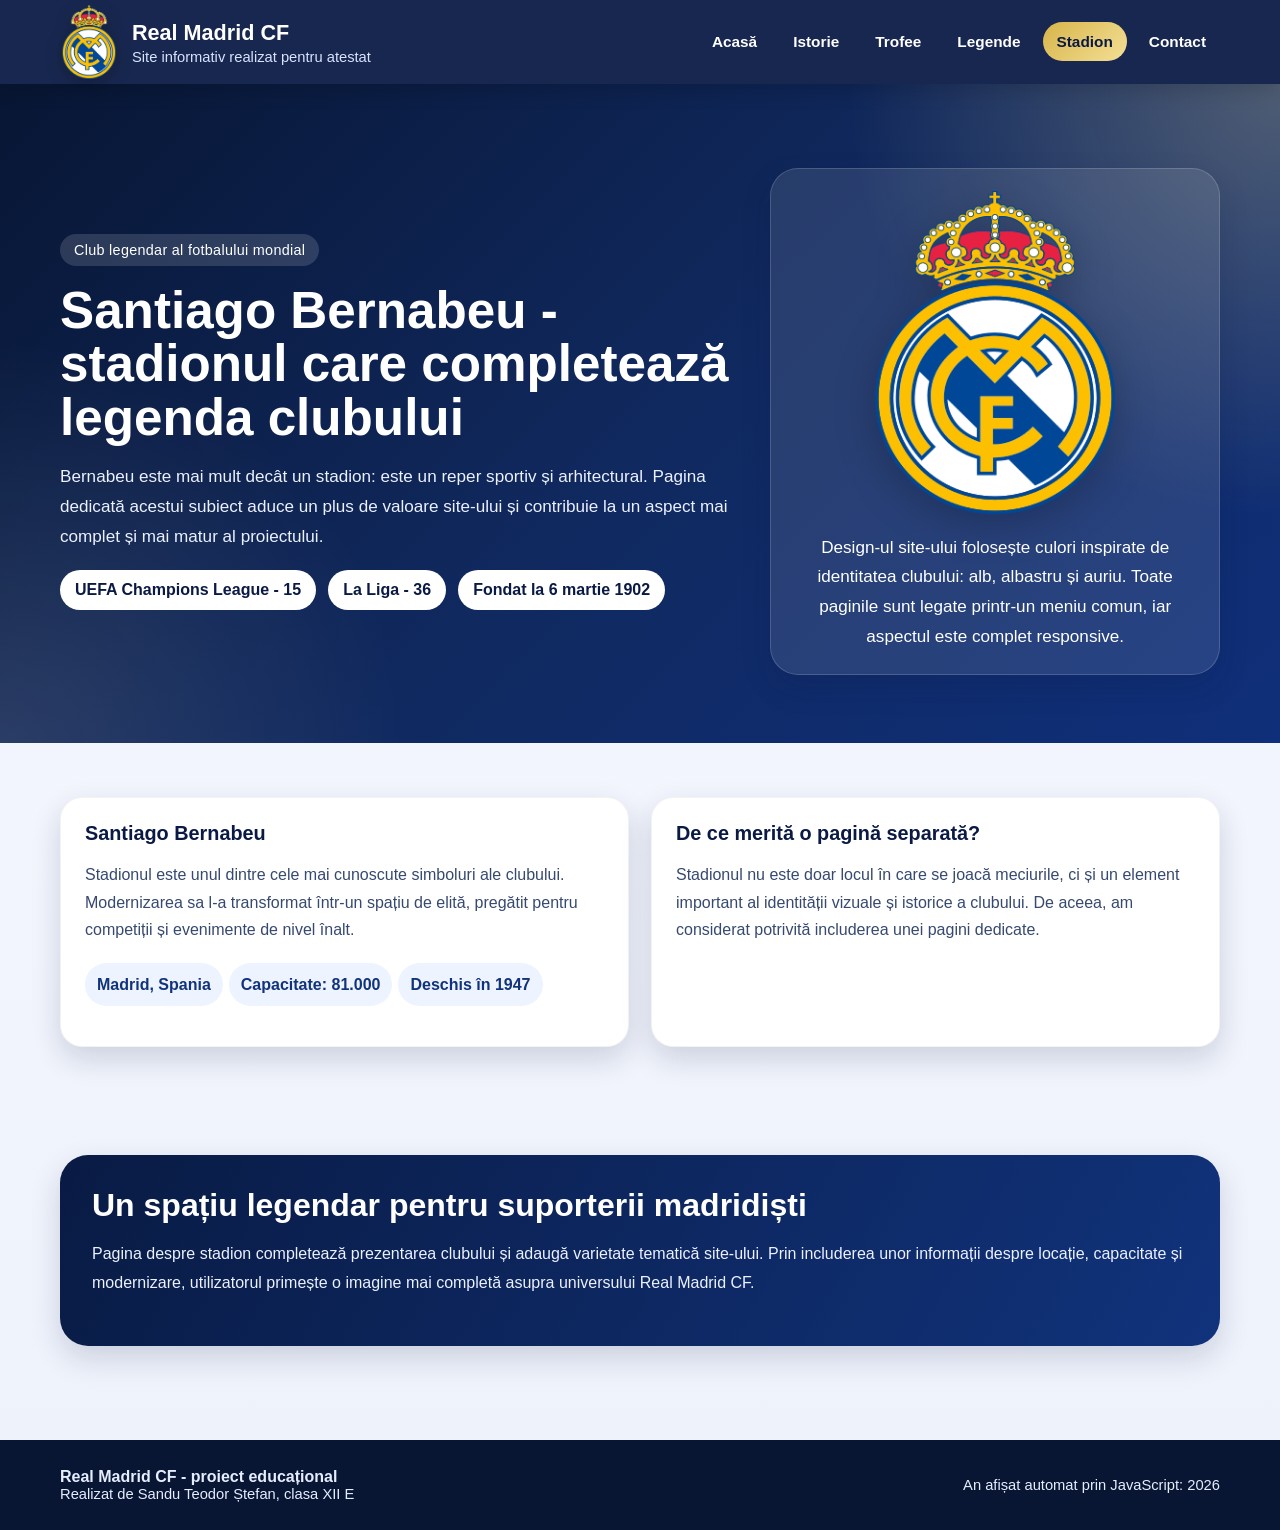
<file: stadion.html>
<!DOCTYPE html>
<html lang="ro">
<head>
  <meta charset="UTF-8">
  <meta name="viewport" content="width=device-width, initial-scale=1.0">
  <title>Real Madrid CF - Stadion</title>
  <link rel="stylesheet" href="style.css">
</head>
<body>
  <header class="topbar">
    <div class="container navwrap">
      <a class="brand" href="index.html">
        <img src="logo.png" alt="Emblema Real Madrid CF">
        <div>
          <h1>Real Madrid CF</h1>
          <p>Site informativ realizat pentru atestat</p>
        </div>
      </a>
      <nav>
        <ul><li><a href="index.html" class="">Acasă</a></li><li><a href="istorie.html" class="">Istorie</a></li><li><a href="trofee.html" class="">Trofee</a></li><li><a href="legende.html" class="">Legende</a></li><li><a href="stadion.html" class="active">Stadion</a></li><li><a href="contact.html" class="">Contact</a></li></ul>
      </nav>
    </div>
  </header>
  <section class="hero">
    <div class="container hero-grid">
      <div>
        <span class="eyebrow">Club legendar al fotbalului mondial</span>
        <h2>Santiago Bernabeu - stadionul care completează legenda clubului</h2>
        <p>Bernabeu este mai mult decât un stadion: este un reper sportiv și arhitectural. Pagina dedicată acestui subiect aduce un plus de valoare site-ului și contribuie la un aspect mai complet și mai matur al proiectului.</p>
        <div class="hero-badges">
          <span class="badge">UEFA Champions League - 15</span>
          <span class="badge">La Liga - 36</span>
          <span class="badge">Fondat la 6 martie 1902</span>
        </div>
      </div>
      <div class="hero-card reveal">
        <img src="logo.png" alt="Emblema clubului Real Madrid CF" style="width: min(240px, 75%); margin: 0 auto 18px;">
        <p style="margin:0; color:#fff; line-height:1.75; text-align:center;">Design-ul site-ului folosește culori inspirate de identitatea clubului: alb, albastru și auriu. Toate paginile sunt legate printr-un meniu comun, iar aspectul este complet responsive.</p>
      </div>
    </div>
  </section>
  <section class="section"><div class="container grid-2"><article class="card reveal"><h4>Santiago Bernabeu</h4><p>Stadionul este unul dintre cele mai cunoscute simboluri ale clubului. Modernizarea sa l-a transformat într-un spațiu de elită, pregătit pentru competiții și evenimente de nivel înalt.</p><p><span class="pill">Madrid, Spania</span><span class="pill">Capacitate: 81.000</span><span class="pill">Deschis în 1947</span></p></article><article class="card reveal"><h4>De ce merită o pagină separată?</h4><p>Stadionul nu este doar locul în care se joacă meciurile, ci și un element important al identității vizuale și istorice a clubului. De aceea, am considerat potrivită includerea unei pagini dedicate.</p></article></div></section><section class="section"><div class="container banner reveal"><h3 style="color:white; margin-bottom:12px;">Un spațiu legendar pentru suporterii madridiști</h3><p style="line-height:1.8; color:#ecf1ff;">Pagina despre stadion completează prezentarea clubului și adaugă varietate tematică site-ului. Prin includerea unor informații despre locație, capacitate și modernizare, utilizatorul primește o imagine mai completă asupra universului Real Madrid CF.</p></div></section>
  <footer>
    <div class="container footer-grid">
      <div>
        <strong>Real Madrid CF - proiect educațional</strong>
        <div class="small">Realizat de Sandu Teodor Ștefan, clasa XII E</div>
      </div>
      <div class="small">An afișat automat prin JavaScript: <span data-year></span></div>
    </div>
  </footer>
  <script src="script.js"></script>
</body>
</html>
</file>
<file: style.css>
:root {
  --navy: #0a1a44;
  --navy-2: #10295f;
  --gold: #d8b54b;
  --gold-2: #f3df95;
  --white: #ffffff;
  --soft: #eef3ff;
  --text: #10203d;
  --shadow: 0 12px 30px rgba(10, 26, 68, 0.16);
  --radius: 22px;
}
* { box-sizing: border-box; }
html { scroll-behavior: smooth; }
body {
  margin: 0;
  font-family: Arial, Helvetica, sans-serif;
  color: var(--text);
  background: linear-gradient(180deg, #f7f9ff 0%, #eef2fb 100%);
}
img { max-width: 100%; display: block; }
a { color: inherit; text-decoration: none; }
.container { width: min(1160px, calc(100% - 40px)); margin: 0 auto; }
.topbar {
  position: sticky; top: 0; z-index: 10;
  backdrop-filter: blur(10px);
  background: rgba(10, 26, 68, 0.94);
  box-shadow: 0 8px 18px rgba(0,0,0,.14);
}
.navwrap { display:flex; align-items:center; justify-content:space-between; gap:22px; min-height:84px; }
.brand { display:flex; align-items:center; gap:14px; color:white; }
.brand img { width:58px; height:74px; object-fit: contain; filter: drop-shadow(0 4px 8px rgba(0,0,0,.25)); }
.brand h1 { font-size: 1.35rem; margin: 0; }
.brand p { margin: 3px 0 0; font-size: .92rem; color: #d9e3ff; }
nav ul { list-style:none; display:flex; gap: 8px; padding:0; margin:0; flex-wrap:wrap; }
nav a {
  color: white; padding: 11px 14px; border-radius: 999px; font-weight: bold; font-size: .96rem;
}
nav a:hover, nav a.active { background: linear-gradient(135deg, var(--gold), var(--gold-2)); color: var(--navy); }
.hero {
  color: white;
  background:
    radial-gradient(circle at top right, rgba(243,223,149,.28), transparent 30%),
    radial-gradient(circle at left bottom, rgba(255,255,255,.12), transparent 28%),
    linear-gradient(135deg, #081634 0%, #10295f 52%, #0f2f7a 100%);
  padding: 84px 0 68px;
}
.hero-grid { display:grid; grid-template-columns: 1.2fr .8fr; gap: 36px; align-items:center; }
.eyebrow { display:inline-block; background: rgba(255,255,255,.14); padding:8px 14px; border-radius:999px; font-size:.9rem; letter-spacing:.3px; }
.hero h2 { font-size: clamp(2rem, 4vw, 3.6rem); margin: 18px 0 16px; line-height: 1.05; }
.hero p { font-size: 1.07rem; line-height: 1.75; max-width: 760px; color:#ecf1ff; }
.hero-card {
  background: rgba(255,255,255,.1);
  border: 1px solid rgba(255,255,255,.16);
  border-radius: 28px; padding: 22px; box-shadow: var(--shadow);
}
.hero-badges { display:flex; gap:12px; flex-wrap:wrap; margin-top: 18px; }
.badge { background:white; color: var(--navy); padding: 11px 15px; border-radius:999px; font-weight: bold; }
.section { padding: 54px 0; }
.section h3 { font-size: 2rem; color: var(--navy); margin: 0 0 10px; }
.section-intro { color: #3b4e74; line-height: 1.7; max-width: 920px; }
.grid-3, .grid-2 { display:grid; gap: 22px; }
.grid-3 { grid-template-columns: repeat(3, 1fr); }
.grid-2 { grid-template-columns: repeat(2, 1fr); }
.card {
  background: white; border-radius: var(--radius); padding: 24px; box-shadow: var(--shadow);
  border: 1px solid rgba(9,27,68,.05);
}
.card h4 { margin: 0 0 10px; color: var(--navy); font-size: 1.24rem; }
.card p, .card li { line-height: 1.7; color: #36496f; }
.highlight {
  background: linear-gradient(135deg, #fff7d1, #fffef6); border-left: 6px solid var(--gold);
}
.stats { display:grid; grid-template-columns: repeat(3,1fr); gap:18px; margin-top:24px; }
.stat { background:white; border-radius:18px; padding:20px; box-shadow: var(--shadow); text-align:center; }
.stat strong { display:block; font-size: 2rem; color: var(--navy); }
.table-wrap { overflow-x:auto; }
table { width:100%; border-collapse: collapse; background:white; border-radius:18px; overflow:hidden; box-shadow: var(--shadow); }
th, td { padding: 16px 18px; text-align:left; border-bottom: 1px solid #edf1f8; }
th { background: var(--navy); color:white; }
tr:hover td { background: #fafcff; }
.legend-grid { display:grid; grid-template-columns: repeat(2,1fr); gap:20px; margin-top:24px; }
.legend-card { background:white; border-radius:24px; padding:24px; box-shadow: var(--shadow); border-top: 5px solid var(--gold); }
.legend-card h4 { margin-top:0; margin-bottom:10px; color: var(--navy); }
.legend-role { color:#8a6b17; font-weight:bold; margin-bottom:10px; }
.banner {
  background: linear-gradient(120deg, #091b44, #11337c);
  color:white; border-radius: 28px; padding: 32px; box-shadow: var(--shadow);
}
.checklist { padding-left: 20px; }
footer {
  margin-top: 40px; background: #081634; color: #e6edff; padding: 28px 0;
}
.footer-grid { display:flex; justify-content:space-between; gap:20px; flex-wrap:wrap; align-items:center; }
.small { font-size: .92rem; color:#e6edff; }
.contact-list { list-style:none; padding:0; margin:0; display:grid; gap:14px; }
.pill { display:inline-block; padding:8px 12px; border-radius:999px; background:#edf3ff; color:#11337c; font-weight:bold; margin:4px 6px 0 0; }
.codebox { background:#081634; color:#f4f7ff; border-radius:18px; padding:18px; font-family: Consolas, monospace; font-size:.95rem; overflow:auto; }
.timeline { position:relative; margin-top:24px; }
.timeline::before { content:''; position:absolute; left:14px; top:0; bottom:0; width:4px; background:#dfe7f7; border-radius:4px; }
.timeline-item { position:relative; padding-left:46px; margin-bottom:20px; }
.timeline-item::before { content:''; position:absolute; left:5px; top:6px; width:22px; height:22px; border-radius:50%; background:var(--gold); border:4px solid white; box-shadow:0 4px 10px rgba(0,0,0,.12); }
.reveal { opacity:0; transform: translateY(18px); transition: opacity .6s ease, transform .6s ease; }
.reveal.visible { opacity:1; transform: translateY(0); }
@media (max-width: 920px) {
  .hero-grid, .grid-3, .grid-2, .stats, .legend-grid { grid-template-columns: 1fr; }
  nav ul { justify-content:center; }
  .navwrap { padding: 12px 0; }
}

.hero-card img { filter: drop-shadow(0 10px 20px rgba(0,0,0,.22)); }
</file>
